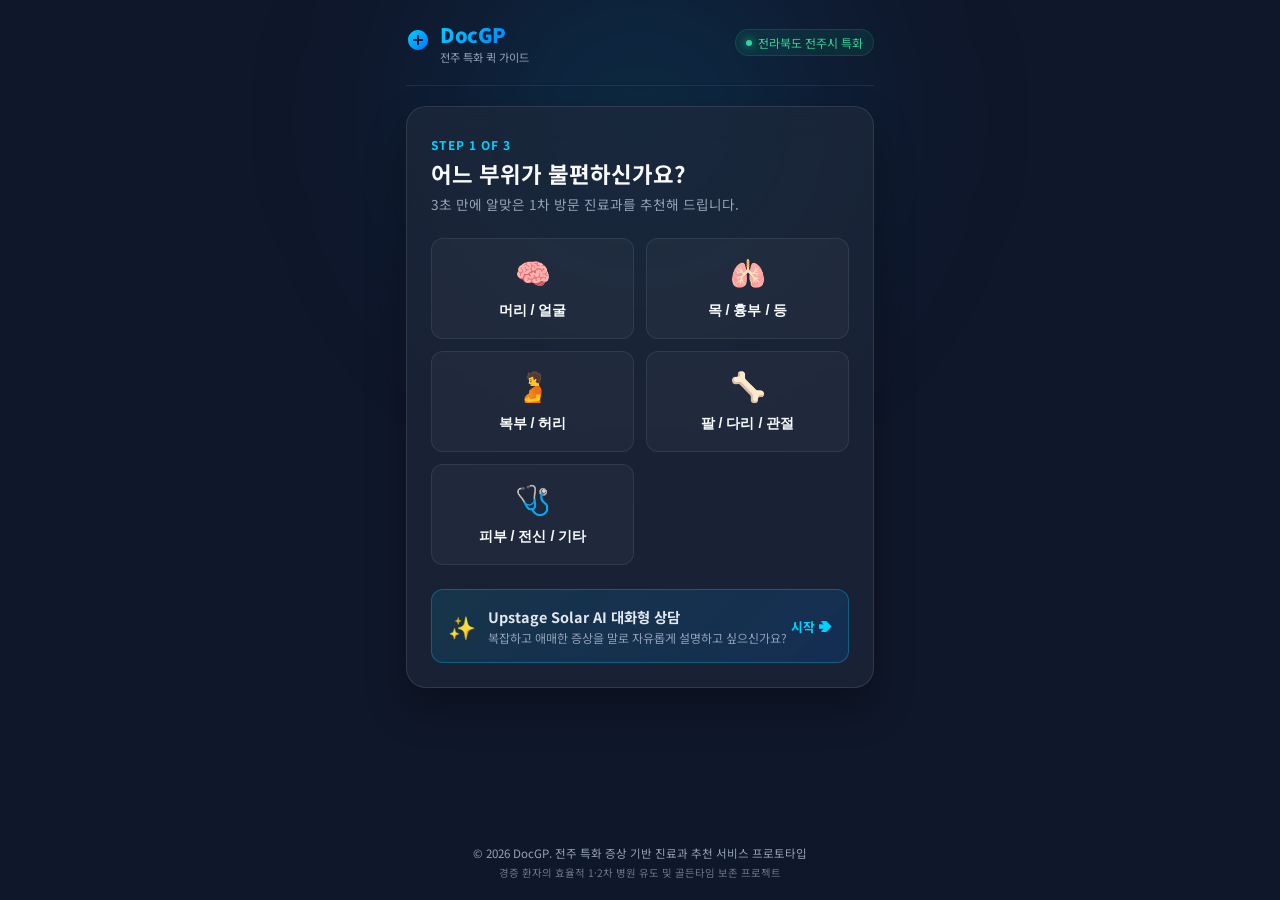
<file: index.html>
<!DOCTYPE html>
<html lang="ko">
<head>
    <meta charset="UTF-8">
    <meta name="viewport" content="width=device-width, initial-scale=1.0">
    <title>DocGP | 전주 특화 증상 기반 1차 진료과 추천 서비스</title>
    <!-- Google Fonts: Inter & Noto Sans KR -->
    <link rel="preconnect" href="https://fonts.googleapis.com">
    <link rel="preconnect" href="https://fonts.gstatic.com" crossorigin>
    <link href="https://fonts.googleapis.com/css2?family=Inter:wght@400;500;600;700;800&family=Noto+Sans+KR:wght@300;400;500;700;900&display=swap" rel="stylesheet">
    <link rel="stylesheet" href="style.css">
</head>
<body>
    <!-- Background Decor -->
    <div class="bg-gradient-glow"></div>

    <div class="app-container">
        <!-- Header Nav -->
        <header class="navbar">
            <div class="brand">
                <div class="brand-icon">
                    <svg width="24" height="24" viewBox="0 0 24 24" fill="none" xmlns="http://www.w3.org/2000/svg">
                        <path d="M12 2C6.48 2 2 6.48 2 12C2 17.52 6.48 22 12 22C17.52 22 22 17.52 22 12C22 6.48 17.52 2 12 2ZM13 17H11V13H7V11H11V7H13V11H17V13H13V17Z" fill="url(#brand-grad)"/>
                        <defs>
                            <linearGradient id="brand-grad" x1="2" y1="2" x2="22" y2="22" gradientUnits="userSpaceOnUse">
                                <stop stop-color="#00D2FF"/>
                                <stop offset="1" stop-color="#0072FF"/>
                            </linearGradient>
                        </defs>
                    </svg>
                </div>
                <div class="brand-text">
                    <span class="brand-name">DocGP</span>
                    <span class="brand-tag">전주 특화 퀵 가이드</span>
                </div>
            </div>
            <div class="location-badge">
                <span class="dot"></span> 전라북도 전주시 특화
            </div>
        </header>

        <!-- Main Content Area -->
        <main class="main-content">

            <!-- STEP 1: Body Part & Key Symptom Selection -->
            <section id="step-1" class="step-card active">
                <div class="step-header">
                    <span class="step-badge">Step 1 of 3</span>
                    <h2>어느 부위가 불편하신가요?</h2>
                    <p class="step-sub">3초 만에 알맞은 1차 방문 진료과를 추천해 드립니다.</p>
                </div>

                <div class="body-parts-grid">
                    <button class="body-btn" data-part="head">
                        <div class="icon-box">🧠</div>
                        <span>머리 / 얼굴</span>
                    </button>
                    <button class="body-btn" data-part="chest">
                        <div class="icon-box">🫁</div>
                        <span>목 / 흉부 / 등</span>
                    </button>
                    <button class="body-btn" data-part="abdomen">
                        <div class="icon-box">🫄</div>
                        <span>복부 / 허리</span>
                    </button>
                    <button class="body-btn" data-part="limbs">
                        <div class="icon-box">🦴</div>
                        <span>팔 / 다리 / 관절</span>
                    </button>
                    <button class="body-btn" data-part="skin">
                        <div class="icon-box">🩺</div>
                        <span>피부 / 전신 / 기타</span>
                    </button>
                </div>

                <!-- Upstage Solar Chat Modal Trigger Banner -->
                <div class="ai-assistant-banner" id="open-ai-modal">
                    <div class="ai-banner-content">
                        <span class="sparkle-icon">✨</span>
                        <div>
                            <strong>Upstage Solar AI 대화형 상담</strong>
                            <p>복잡하고 애매한 증상을 말로 자유롭게 설명하고 싶으신가요?</p>
                        </div>
                    </div>
                    <span class="arrow-btn">시작 ➔</span>
                </div>
            </section>

            <!-- STEP 2: Detailed Questions (Dynamic Rule-Based) -->
            <section id="step-2" class="step-card">
                <div class="step-header">
                    <button class="back-btn" id="back-to-step-1">← 이전</button>
                    <span class="step-badge">Step 2 of 3</span>
                    <h2 id="q-title">세부 증상을 선택해 주세요</h2>
                    <p class="step-sub" id="q-sub">해당하는 구체적 증상을 선택하면 더욱 정확해집니다.</p>
                </div>

                <div class="symptom-options" id="symptom-options-container">
                    <!-- Dynamic rendering via JS -->
                </div>
            </section>

            <!-- STEP 3: Sub-question (Duration & Intensity) -->
            <section id="step-3" class="step-card">
                <div class="step-header">
                    <button class="back-btn" id="back-to-step-2">← 이전</button>
                    <span class="step-badge">Step 3 of 3</span>
                    <h2>증상 특징 확인</h2>
                    <p class="step-sub">증상의 지속 시간 및 양상을 확인합니다.</p>
                </div>

                <div class="sub-q-container">
                    <div class="q-group">
                        <label>통증/증상이 언제부터 시작되었나요?</label>
                        <div class="chip-group" id="duration-chips">
                            <button class="chip" data-val="acute">오늘 갑자기 (24시간 이내)</button>
                            <button class="chip" data-val="subacute">며칠 전부터 (1주일 이내)</button>
                            <button class="chip active" data-val="chronic">오래됨 (1개월 이상 만성)</button>
                        </div>
                    </div>

                    <div class="q-group">
                        <label>동반되는 심각한 증상이 있나요? (중복 선택)</label>
                        <div class="chip-group multi" id="redflag-chips">
                            <button class="chip" data-val="fever">고열 (38℃ 이상)</button>
                            <button class="chip" data-val="numb">감각 마비 / 신경 통증</button>
                            <button class="chip" data-val="dizzy">극심한 어지럼증</button>
                            <button class="chip" data-val="none">해당 없음</button>
                        </div>
                    </div>
                </div>

                <button class="submit-btn" id="get-result-btn">
                    <span>최적 진료과 추천 결과 보기</span>
                    <span class="sparkle">🚀</span>
                </button>
            </section>

            <!-- RESULT SECTION -->
            <section id="result-section" class="step-card">
                <div class="result-header">
                    <div class="speed-badge">⚡ 3초 분석 완료</div>
                    <h2 class="result-title">추천 1차 방문 진료과</h2>
                    <div class="dept-card" id="recommended-dept">
                        <h1 id="dept-name">정형외과</h1>
                        <span id="dept-type-tag" class="dept-tag">1차 의원 및 2차 병원 권장</span>
                        <p id="dept-reason" class="dept-desc">허리 및 관절 부위 신계통 통증과 근육통이 의심됩니다.</p>
                    </div>
                </div>

                <!-- Notice / Legal Disclaimer -->
                <div class="legal-notice">
                    <span class="icon">ℹ️</span>
                    <p>본 서비스는 질병 진단이 아닌 1차 방문 진료과 네비게이션 가이드입니다. 응급 상황 시 즉시 119 또는 응급실을 방문하세요.</p>
                </div>

                <!-- Jeonju Local Recommended Hospitals -->
                <div class="local-hospitals-section">
                    <div class="section-title-wrap">
                        <h3>🏥 전주 지역 추천 병원 네트워크</h3>
                        <span class="sub-text">위치 및 진료 시간 정보</span>
                    </div>

                    <div class="hospital-list" id="hospital-list">
                        <!-- Dynamic Hosp Cards -->
                    </div>
                </div>

                <!-- Sponsored Partner Banner (Revenue Model) -->
                <div class="ad-partner-banner">
                    <span class="ad-tag">제휴 로컬 병원</span>
                    <div class="ad-content">
                        <strong id="ad-hosp-name">전주 신시가지 굿모닝 의원</strong>
                        <p id="ad-hosp-desc">야간 진료 가능 • 전문 진료 및 도수치료 센터 운영</p>
                    </div>
                    <button class="ad-call-btn">전화 문의</button>
                </div>

                <button class="restart-btn" id="restart-btn">🔄 다시 진단하기</button>
            </section>

        </main>

        <!-- Upstage Solar AI Modal Dialog -->
        <div class="modal-overlay" id="ai-modal">
            <div class="modal-card">
                <div class="modal-header">
                    <div class="modal-title">
                        <span class="ai-badge">Upstage Solar LLM</span>
                        <h3>DocGP AI 증상 대화 상담</h3>
                    </div>
                    <button class="close-modal" id="close-ai-modal">&times;</button>
                </div>
                
                <div class="api-key-config">
                    <input type="password" id="upstage-key-input" placeholder="Upstage API Key 입력 (선택: up_...)" />
                    <span class="key-hint">미입력 시 데모 모드로 작동합니다.</span>
                </div>

                <div class="chat-box" id="chat-box">
                    <div class="chat-msg bot">
                        안녕하세요! DocGP AI 상담실입니다. 현재 어떤 신체 증상으로 불편하신가요? 구체적으로 말씀해 주시면 적절한 진료과를 추천해 드릴게요.
                    </div>
                </div>

                <div class="chat-input-area">
                    <input type="text" id="chat-input" placeholder="예: 3일 전부터 오른쪽 뒷머리가 찌릿하게 아파요" />
                    <button id="send-chat-btn">전송</button>
                </div>
            </div>
        </div>

        <!-- Footer -->
        <footer class="footer">
            <p>© 2026 DocGP. 전주 특화 증상 기반 진료과 추천 서비스 프로토타입</p>
            <p class="small">경증 환자의 효율적 1·2차 병원 유도 및 골든타임 보존 프로젝트</p>
        </footer>
    </div>

    <script src="app.js"></script>
</body>
</html>
</file>
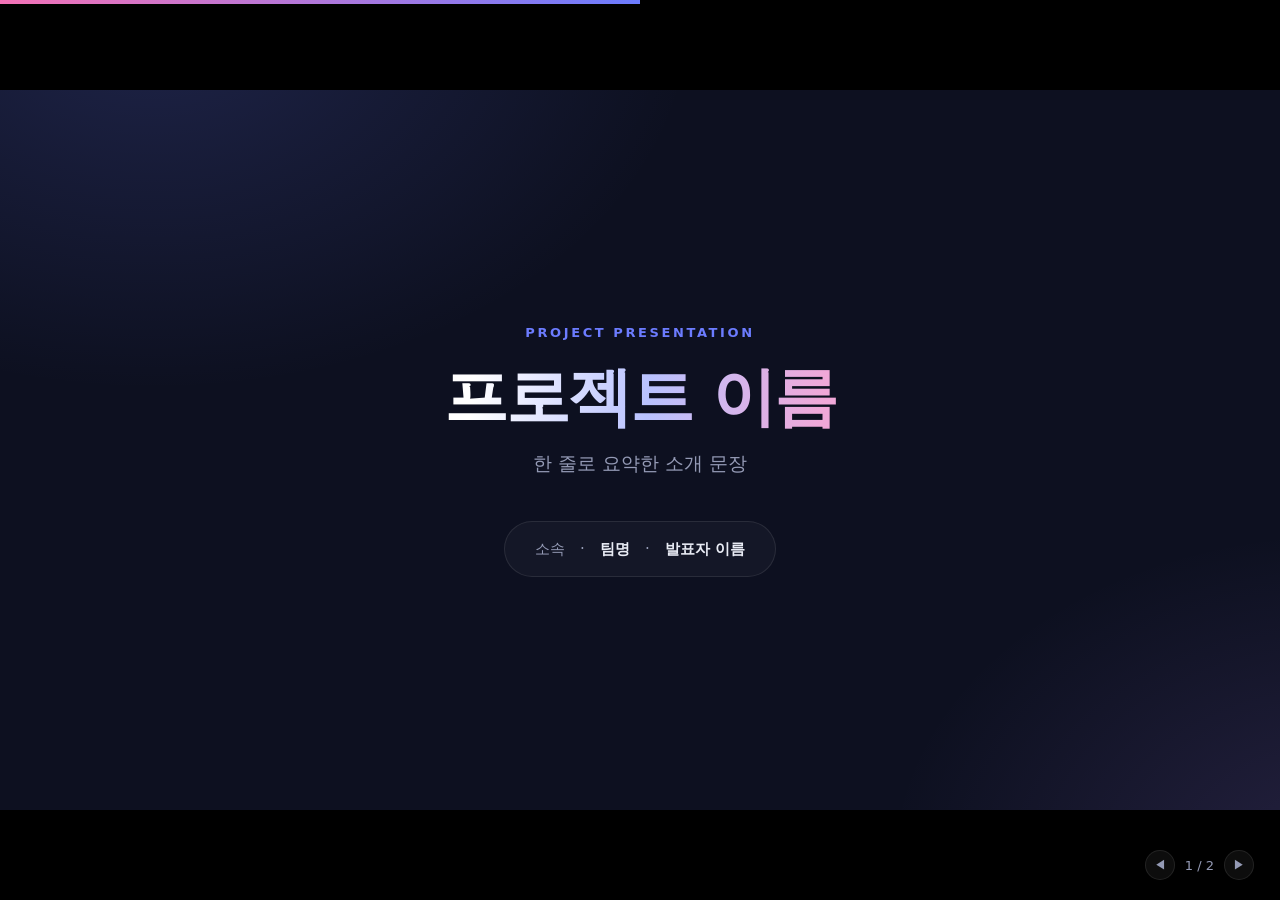
<file: skills/presentation-slide/template.html>
<!DOCTYPE html>
<html lang="ko">
<head>
<meta charset="utf-8">
<title>발표자료</title>
<style>
/* ═══════════════════════════════════════════════════════════════
   1. 디자인 토큰 — 색/폰트를 바꾸려면 여기만 고치면 된다
   ═══════════════════════════════════════════════════════════════ */
:root {
  --w: 1280px;
  --h: 720px;

  --bg:        #0d1020;
  --bg-glow-1: rgba(108, 124, 255, 0.18);
  --bg-glow-2: rgba(179, 136, 255, 0.14);

  --fg:        #e9ecf5;
  --fg-dim:    #949ab5;
  --fg-faint:  #5d6480;

  --a1: #6c7cff;
  --a2: #22d3ee;
  --a3: #f472b6;
  --a4: #4ade80;
  --a5: #fbbf24;

  --card-bg:     rgba(255, 255, 255, 0.035);
  --card-border: rgba(255, 255, 255, 0.09);
  --radius: 14px;

  --font: "Pretendard", "Apple SD Gothic Neo", "Malgun Gothic", "맑은 고딕",
          system-ui, -apple-system, "Segoe UI", sans-serif;
}

/* ═══════════════════════════════════════════════════════════════
   2. 무대 — 1280×720 고정 후 화면 크기에 맞춰 축소
   ═══════════════════════════════════════════════════════════════ */
* { box-sizing: border-box; margin: 0; padding: 0; }
html, body { height: 100%; background: #000; font-family: var(--font); overflow: hidden; }

#stage {
  position: absolute; top: 50%; left: 50%;
  width: var(--w); height: var(--h);
  transform: translate(-50%, -50%) scale(var(--fit, 1));
  transform-origin: center center;
}

.slide {
  position: absolute; inset: 0;
  display: none; flex-direction: column;
  padding: 52px 62px;
  background:
    radial-gradient(900px 620px at 12% -10%, var(--bg-glow-1), transparent 60%),
    radial-gradient(760px 560px at 105% 108%, var(--bg-glow-2), transparent 60%),
    var(--bg);
  color: var(--fg); font-size: 17px; line-height: 1.6; overflow: hidden;
}
.slide.active { display: flex; }

#progress {
  position: absolute; top: 0; left: 0; height: 4px;
  background: linear-gradient(90deg, var(--a3), var(--a1));
  transition: width .25s ease; z-index: 20;
}

#nav {
  position: absolute; right: 26px; bottom: 20px;
  display: flex; align-items: center; gap: 10px;
  color: var(--fg-dim); font-size: 13px; z-index: 20;
}
#nav button {
  width: 30px; height: 30px; border-radius: 50%;
  border: 1px solid var(--card-border); background: rgba(255,255,255,.05);
  color: var(--fg-dim); cursor: pointer; font-size: 12px;
}
#nav button:hover { background: rgba(255,255,255,.12); color: var(--fg); }

.notes { display: none; }

/* ═══════════════════════════════════════════════════════════════
   3. 머리말
   ═══════════════════════════════════════════════════════════════ */
.slide > header { margin-bottom: 24px; flex: none; }
.slide > header .num {
  font-size: 12px; font-weight: 700; letter-spacing: .16em; color: var(--a1); margin-bottom: 6px;
}
.slide > header h2 {
  font-size: 33px; font-weight: 800; letter-spacing: -.02em;
  display: flex; align-items: baseline; gap: 12px;
}
.slide > header h2 .en { font-size: 18px; font-weight: 600; color: var(--fg-faint); letter-spacing: 0; }
.slide > header .sub { margin-top: 6px; font-size: 15px; color: var(--fg-dim); }
.slide > header hr {
  margin-top: 14px; border: 0; height: 1px;
  background: linear-gradient(90deg, var(--card-border), transparent);
}

.body { flex: 1; display: flex; flex-direction: column; justify-content: center; min-height: 0; }

/* ═══════════════════════════════════════════════════════════════
   4. 부품
   ═══════════════════════════════════════════════════════════════ */
.grid { display: grid; gap: 16px; }
.grid.cols-2 { grid-template-columns: repeat(2, 1fr); }
.grid.cols-3 { grid-template-columns: repeat(3, 1fr); }
.grid.cols-4 { grid-template-columns: repeat(4, 1fr); }

.card {
  position: relative; overflow: hidden; padding: 20px 22px;
  background: var(--card-bg); border: 1px solid var(--card-border); border-radius: var(--radius);
}
.card[class*="accent-"]::before { content:""; position:absolute; top:0; left:0; right:0; height:2px; }
.card.accent-1::before { background: linear-gradient(90deg, var(--a1), transparent); }
.card.accent-2::before { background: linear-gradient(90deg, var(--a2), transparent); }
.card.accent-3::before { background: linear-gradient(90deg, var(--a3), transparent); }
.card.accent-4::before { background: linear-gradient(90deg, var(--a4), transparent); }
.card.accent-5::before { background: linear-gradient(90deg, var(--a5), transparent); }

.card h3 { font-size: 17px; font-weight: 700; margin-bottom: 9px; display:flex; align-items:center; gap:8px; }
.card p  { font-size: 14px; color: var(--fg-dim); }
.card ul { list-style: none; }
.card li { font-size: 13.5px; color: var(--fg-dim); padding-left: 15px; position: relative; margin-top: 6px; }
.card li::before {
  content:""; position:absolute; left:0; top:8px; width:5px; height:5px; border-radius:50%; background: var(--a1);
}
.card li.check::before { content:"✓"; width:auto; height:auto; background:none; color: var(--a4); font-size:12px; top:0; }

.pill {
  display:inline-block; padding: 4px 12px; border-radius: 999px;
  font-size: 11.5px; font-weight: 700; letter-spacing: .04em;
  background: rgba(108,124,255,.16); color:#aab4ff; border:1px solid rgba(108,124,255,.3);
  margin-bottom: 12px;
}
.pill.warn { background: rgba(244,114,182,.14); color:#ffa8d2; border-color: rgba(244,114,182,.3); }
.pill.ok   { background: rgba(74,222,128,.13);  color:#86efac; border-color: rgba(74,222,128,.3); }

.panel {
  padding: 26px 30px; background: var(--card-bg);
  border: 1px solid var(--card-border); border-left: 3px solid var(--a3); border-radius: var(--radius);
}
.panel.ok { border-left-color: var(--a4); }
.panel.info { border-left-color: var(--a1); }
.panel .headline { font-size: 25px; font-weight: 800; line-height: 1.42; margin-bottom: 14px; }
.panel .headline em { font-style: normal; color: var(--a1); }
.panel .lines { list-style: none; }
.panel .lines li { font-size: 14px; color: var(--fg-dim); margin-top: 7px; padding-left: 15px; position: relative; }
.panel .lines li::before {
  content:""; position:absolute; left:0; top:8px; width:5px; height:5px; border-radius:50%; background: var(--a3);
}
.panel .lines b { color: var(--fg); }

.split { display: grid; grid-template-columns: 1fr 1fr; gap: 30px; align-items: center; flex: 1; min-height: 0; }
.split.wide-right { grid-template-columns: .85fr 1.15fr; }
.split img { width: 100%; height: auto; max-height: 450px; object-fit: contain; border-radius: 10px; }

.figure { flex: 1; display: flex; align-items: center; justify-content: center; min-height: 0; }
.figure img { max-width: 100%; max-height: 100%; object-fit: contain; border-radius: 10px; }
.caption { margin-top: 10px; text-align: center; font-size: 12.5px; color: var(--fg-faint); }

.placeholder {
  width: 100%; height: 100%; min-height: 240px;
  display: flex; align-items: center; justify-content: center;
  border: 1px dashed var(--card-border); border-radius: 12px; color: var(--fg-faint); font-size: 14px;
}

.steps { list-style: none; }
.steps li { display: flex; gap: 12px; align-items: flex-start; margin-top: 12px; font-size: 14.5px; }
.steps .n {
  flex: none; width: 23px; height: 23px; border-radius: 7px;
  background: rgba(108,124,255,.18); color: #aab4ff; font-size: 12px; font-weight: 700;
  display: flex; align-items: center; justify-content: center;
}
.steps b { color: var(--fg); }
.steps span { color: var(--fg-dim); }

/* 로드맵 타임라인 */
.timeline { display: grid; grid-template-columns: repeat(3, 1fr); gap: 16px; position: relative; }
.timeline .phase {
  padding: 20px 22px; background: var(--card-bg);
  border: 1px solid var(--card-border); border-radius: var(--radius); border-top: 2px solid var(--a1);
}
.timeline .phase:nth-child(2) { border-top-color: var(--a2); }
.timeline .phase:nth-child(3) { border-top-color: var(--a4); }
.timeline .when { font-size: 12px; font-weight: 700; letter-spacing: .08em; color: var(--a1); }
.timeline .phase:nth-child(2) .when { color: var(--a2); }
.timeline .phase:nth-child(3) .when { color: var(--a4); }
.timeline h3 { font-size: 16px; font-weight: 700; margin: 6px 0 10px; }
.timeline ul { list-style: none; }
.timeline li { font-size: 13px; color: var(--fg-dim); margin-top: 6px; padding-left: 14px; position: relative; }
.timeline li::before { content:"—"; position:absolute; left:0; color: var(--fg-faint); }

/* ═══════════════════════════════════════════════════════════════
   5. 표지 / 마무리
   ═══════════════════════════════════════════════════════════════ */
.slide.cover, .slide.closing { align-items: center; justify-content: center; text-align: center; }
.cover .eyebrow { font-size: 13px; font-weight: 700; letter-spacing: .2em; color: var(--a1); margin-bottom: 16px; }
.cover h1 {
  font-size: 64px; font-weight: 800; letter-spacing: -.03em; line-height: 1.16;
  background: linear-gradient(96deg, #ffffff 8%, #b9c2ff 52%, #f0a8d8 96%);
  -webkit-background-clip: text; background-clip: text; color: transparent;
}
.cover .tagline { margin-top: 14px; font-size: 19px; color: var(--fg-dim); }
.cover .meta {
  margin-top: 42px; padding: 15px 30px; border: 1px solid var(--card-border);
  border-radius: 999px; background: rgba(255,255,255,.03); font-size: 15px; color: var(--fg-dim);
}
.cover .meta b { color: var(--fg); }

.closing .quote { font-size: 40px; font-weight: 800; line-height: 1.42; }
.closing .quote em { font-style: normal; color: var(--a1); }
.closing .after { margin-top: 24px; font-size: 16px; color: var(--fg-dim); }
.closing .thanks { margin-top: 38px; font-size: 20px; font-weight: 700; }

/* ═══════════════════════════════════════════════════════════════
   6. 내보내기 / 인쇄 모드
   ═══════════════════════════════════════════════════════════════ */
body.export #stage { top: 0; left: 0; transform: none; }
body.export #nav, body.export #progress { display: none; }

@media print {
  @page { size: 1280px 720px; margin: 0; }
  html, body { overflow: visible; background: #fff; }
  #stage { position: static; transform: none; width: var(--w); height: auto; }
  #nav, #progress { display: none; }
  .slide {
    position: relative; display: flex !important;
    width: var(--w); height: var(--h);
    break-after: page; page-break-after: always;
  }
  .slide:last-child { break-after: auto; page-break-after: auto; }
}
</style>
</head>
<body>

<div id="progress"></div>
<div id="stage">

  <!-- 표지 -->
  <section class="slide cover">
    <div class="eyebrow">PROJECT PRESENTATION</div>
    <h1>프로젝트 이름</h1>
    <div class="tagline">한 줄로 요약한 소개 문장</div>
    <div class="meta">소속　·　<b>팀명</b>　·　<b>발표자 이름</b></div>
    <aside class="notes">
      발표자 노트. 여기 적은 내용은 화면에 안 보이고 PPTX의 '발표자 노트'로 들어간다.
    </aside>
  </section>

  <!-- 내용 슬라이드 — 이 한 장을 복사해서 늘려나간다 -->
  <section class="slide">
    <header>
      <div class="num">01</div>
      <h2>슬라이드 제목 <span class="en">Section Title</span></h2>
      <div class="sub">한 줄 부제</div>
      <hr>
    </header>
    <div class="grid cols-3">
      <div class="card accent-1">
        <h3>카드 제목</h3>
        <p>두 줄을 넘기지 않는다.</p>
      </div>
      <div class="card accent-2">
        <h3>카드 제목</h3>
        <p>한 슬라이드에 카드는 4개까지.</p>
      </div>
      <div class="card accent-3">
        <h3>카드 제목</h3>
        <p>넘칠 것 같으면 슬라이드를 한 장 더 만든다.</p>
      </div>
    </div>
    <aside class="notes">
      쓸 수 있는 부품은 references/slide-parts.md 참고.
    </aside>
  </section>
</div>

<div id="nav">
  <button id="prev" aria-label="이전 슬라이드">◀</button>
  <span id="counter">1 / 1</span>
  <button id="next" aria-label="다음 슬라이드">▶</button>
</div>

<script>
(function () {
  const slides = [...document.querySelectorAll('.slide')];
  const params = new URLSearchParams(location.search);
  const exportMode = params.has('export');
  let cur = 0;

  function show(i) {
    cur = Math.max(0, Math.min(slides.length - 1, i));
    slides.forEach((s, n) => s.classList.toggle('active', n === cur));
    document.getElementById('counter').textContent = (cur + 1) + ' / ' + slides.length;
    document.getElementById('progress').style.width = ((cur + 1) / slides.length * 100) + '%';
  }

  function fit() {
    if (exportMode) return;
    document.documentElement.style.setProperty('--fit', Math.min(innerWidth / 1280, innerHeight / 720));
  }

  addEventListener('resize', fit);
  addEventListener('keydown', e => {
    if (['ArrowRight', 'PageDown', ' '].includes(e.key)) { show(cur + 1); e.preventDefault(); }
    if (['ArrowLeft', 'PageUp'].includes(e.key))         { show(cur - 1); e.preventDefault(); }
    if (e.key === 'Home') show(0);
    if (e.key === 'End')  show(slides.length - 1);
  });
  document.getElementById('prev').onclick = () => show(cur - 1);
  document.getElementById('next').onclick = () => show(cur + 1);

  if (exportMode) document.body.classList.add('export');
  fit();
  show(parseInt(params.get('slide') || '1', 10) - 1);

  window.__count = slides.length;
  window.__goto  = show;
  window.__notes = i => (slides[i].querySelector('.notes')?.textContent || '').trim();
})();
</script>
</body>
</html>
</file>
<file: style.css>
:root {
    --primary: #0072FF;
    --primary-glow: #00D2FF;
    --accent: #10B981;
    --bg-dark: #0F172A;
    --card-bg: rgba(30, 41, 59, 0.7);
    --card-border: rgba(255, 255, 255, 0.1);
    --text-main: #F8FAFC;
    --text-muted: #94A3B8;
    --radius-lg: 20px;
    --radius-md: 12px;
    --font-family: 'Noto Sans KR', 'Inter', -apple-system, sans-serif;
}

* {
    box-sizing: border-box;
    margin: 0;
    padding: 0;
}

body {
    background-color: var(--bg-dark);
    color: var(--text-main);
    font-family: var(--font-family);
    min-height: 100vh;
    display: flex;
    justify-content: center;
    align-items: flex-start;
    overflow-x: hidden;
    position: relative;
}

/* Background Glow Effects */
.bg-gradient-glow {
    position: fixed;
    top: -20%;
    left: 50%;
    transform: translateX(-50%);
    width: 600px;
    height: 600px;
    background: radial-gradient(circle, rgba(0, 210, 255, 0.15) 0%, rgba(0, 114, 255, 0.05) 50%, transparent 70%);
    filter: blur(80px);
    pointer-events: none;
    z-index: 0;
}

.app-container {
    width: 100%;
    max-width: 500px;
    min-height: 100vh;
    display: flex;
    flex-direction: column;
    position: relative;
    z-index: 1;
    padding: 0 16px;
}

/* Header */
.navbar {
    display: flex;
    justify-content: space-between;
    align-items: center;
    padding: 20px 0;
    border-bottom: 1px solid rgba(255, 255, 255, 0.08);
}

.brand {
    display: flex;
    align-items: center;
    gap: 10px;
}

.brand-text {
    display: flex;
    flex-direction: column;
}

.brand-name {
    font-weight: 900;
    font-size: 1.25rem;
    letter-spacing: -0.5px;
    background: linear-gradient(135deg, #00D2FF 0%, #0072FF 100%);
    -webkit-background-clip: text;
    -webkit-text-fill-color: transparent;
}

.brand-tag {
    font-size: 0.7rem;
    color: var(--text-muted);
}

.location-badge {
    font-size: 0.75rem;
    background: rgba(16, 185, 129, 0.1);
    color: #34D399;
    border: 1px solid rgba(16, 185, 129, 0.2);
    padding: 4px 10px;
    border-radius: 20px;
    display: flex;
    align-items: center;
    gap: 6px;
}

.location-badge .dot {
    width: 6px;
    height: 6px;
    border-radius: 50%;
    background-color: #34D399;
    box-shadow: 0 0 8px #34D399;
}

/* Step Card Base */
.main-content {
    flex: 1;
    margin-top: 20px;
    margin-bottom: 30px;
}

.step-card {
    display: none;
    background: var(--card-bg);
    backdrop-filter: blur(16px);
    border: 1px solid var(--card-border);
    border-radius: var(--radius-lg);
    padding: 24px;
    box-shadow: 0 20px 40px rgba(0, 0, 0, 0.3);
    animation: fadeIn 0.3s cubic-bezier(0.16, 1, 0.3, 1) forwards;
}

.step-card.active {
    display: block;
}

@keyframes fadeIn {
    from { opacity: 0; transform: translateY(12px); }
    to { opacity: 1; transform: translateY(0); }
}

.step-header {
    margin-bottom: 24px;
    position: relative;
}

.back-btn {
    background: none;
    border: none;
    color: var(--text-muted);
    font-size: 0.85rem;
    cursor: pointer;
    margin-bottom: 10px;
    padding: 0;
    transition: color 0.2s;
}

.back-btn:hover {
    color: var(--text-main);
}

.step-badge {
    display: inline-block;
    font-size: 0.75rem;
    font-weight: 700;
    color: var(--primary-glow);
    text-transform: uppercase;
    letter-spacing: 1px;
    margin-bottom: 6px;
}

.step-header h2 {
    font-size: 1.4rem;
    font-weight: 700;
    line-height: 1.3;
}

.step-sub {
    font-size: 0.85rem;
    color: var(--text-muted);
    margin-top: 6px;
}

/* Step 1: Body Part Grid */
.body-parts-grid {
    display: grid;
    grid-template-columns: repeat(2, 1fr);
    gap: 12px;
}

.body-btn {
    background: rgba(255, 255, 255, 0.03);
    border: 1px solid rgba(255, 255, 255, 0.08);
    border-radius: var(--radius-md);
    padding: 18px 12px;
    display: flex;
    flex-direction: column;
    align-items: center;
    gap: 10px;
    color: var(--text-main);
    font-size: 0.9rem;
    font-weight: 600;
    cursor: pointer;
    transition: all 0.2s ease;
}

.body-btn .icon-box {
    font-size: 1.8rem;
}

.body-btn:hover {
    background: rgba(0, 114, 255, 0.15);
    border-color: var(--primary-glow);
    transform: translateY(-2px);
    box-shadow: 0 8px 20px rgba(0, 114, 255, 0.2);
}

/* Upstage AI Banner */
.ai-assistant-banner {
    margin-top: 24px;
    background: linear-gradient(135deg, rgba(0, 210, 255, 0.1) 0%, rgba(0, 114, 255, 0.15) 100%);
    border: 1px solid rgba(0, 210, 255, 0.3);
    border-radius: var(--radius-md);
    padding: 16px;
    display: flex;
    align-items: center;
    justify-content: space-between;
    cursor: pointer;
    transition: all 0.2s;
}

.ai-assistant-banner:hover {
    border-color: var(--primary-glow);
    box-shadow: 0 4px 16px rgba(0, 210, 255, 0.2);
}

.ai-banner-content {
    display: flex;
    align-items: center;
    gap: 12px;
}

.ai-banner-content .sparkle-icon {
    font-size: 1.4rem;
}

.ai-banner-content strong {
    font-size: 0.9rem;
    color: #E2E8F0;
    display: block;
}

.ai-banner-content p {
    font-size: 0.75rem;
    color: var(--text-muted);
    margin-top: 2px;
}

.arrow-btn {
    font-size: 0.8rem;
    font-weight: 700;
    color: var(--primary-glow);
    white-space: nowrap;
}

/* Step 2: Symptom Options */
.symptom-options {
    display: flex;
    flex-direction: column;
    gap: 10px;
}

.opt-btn {
    background: rgba(255, 255, 255, 0.04);
    border: 1px solid rgba(255, 255, 255, 0.08);
    border-radius: var(--radius-md);
    padding: 14px 16px;
    text-align: left;
    color: var(--text-main);
    font-size: 0.9rem;
    cursor: pointer;
    display: flex;
    align-items: center;
    justify-content: space-between;
    transition: all 0.2s;
}

.opt-btn:hover {
    background: rgba(0, 114, 255, 0.12);
    border-color: var(--primary-glow);
}

/* Step 3: Question Groups */
.sub-q-container {
    display: flex;
    flex-direction: column;
    gap: 20px;
}

.q-group label {
    display: block;
    font-size: 0.85rem;
    color: var(--text-muted);
    margin-bottom: 10px;
}

.chip-group {
    display: flex;
    flex-wrap: wrap;
    gap: 8px;
}

.chip {
    background: rgba(255, 255, 255, 0.05);
    border: 1px solid rgba(255, 255, 255, 0.1);
    color: var(--text-main);
    padding: 8px 14px;
    border-radius: 20px;
    font-size: 0.8rem;
    cursor: pointer;
    transition: all 0.2s;
}

.chip.active {
    background: var(--primary);
    border-color: var(--primary-glow);
    color: #FFF;
    font-weight: 600;
    box-shadow: 0 0 12px rgba(0, 114, 255, 0.4);
}

.submit-btn {
    margin-top: 24px;
    width: 100%;
    background: linear-gradient(135deg, #0072FF 0%, #00D2FF 100%);
    color: #FFF;
    font-weight: 700;
    font-size: 1rem;
    border: none;
    border-radius: var(--radius-md);
    padding: 16px;
    cursor: pointer;
    display: flex;
    align-items: center;
    justify-content: center;
    gap: 8px;
    box-shadow: 0 8px 24px rgba(0, 114, 255, 0.35);
    transition: all 0.2s;
}

.submit-btn:hover {
    opacity: 0.95;
    transform: translateY(-1px);
}

/* Result Section */
.speed-badge {
    display: inline-block;
    background: rgba(16, 185, 129, 0.15);
    color: #34D399;
    border: 1px solid rgba(16, 185, 129, 0.3);
    font-size: 0.75rem;
    font-weight: 700;
    padding: 4px 10px;
    border-radius: 12px;
    margin-bottom: 8px;
}

.result-title {
    font-size: 1.1rem;
    color: var(--text-muted);
}

.dept-card {
    background: linear-gradient(135deg, rgba(0, 114, 255, 0.15) 0%, rgba(16, 185, 129, 0.15) 100%);
    border: 1px solid rgba(0, 210, 255, 0.4);
    border-radius: var(--radius-md);
    padding: 20px;
    margin-top: 12px;
    text-align: center;
}

.dept-card h1 {
    font-size: 2.2rem;
    color: #FFF;
    margin-bottom: 6px;
}

.dept-tag {
    display: inline-block;
    background: rgba(255, 255, 255, 0.1);
    font-size: 0.75rem;
    color: #E2E8F0;
    padding: 4px 12px;
    border-radius: 20px;
    margin-bottom: 12px;
}

.dept-desc {
    font-size: 0.85rem;
    color: #CBD5E1;
    line-height: 1.5;
}

.legal-notice {
    margin-top: 16px;
    background: rgba(245, 158, 11, 0.1);
    border: 1px solid rgba(245, 158, 11, 0.2);
    border-radius: var(--radius-md);
    padding: 12px 14px;
    display: flex;
    gap: 10px;
    font-size: 0.75rem;
    color: #FCD34D;
    line-height: 1.4;
}

.local-hospitals-section {
    margin-top: 24px;
}

.section-title-wrap h3 {
    font-size: 1rem;
    font-weight: 700;
}

.section-title-wrap .sub-text {
    font-size: 0.75rem;
    color: var(--text-muted);
    display: block;
    margin-bottom: 12px;
}

.hospital-list {
    display: flex;
    flex-direction: column;
    gap: 12px;
}

.hosp-item {
    background: rgba(255, 255, 255, 0.03);
    border: 1px solid rgba(255, 255, 255, 0.06);
    border-radius: var(--radius-md);
    padding: 14px;
    display: flex;
    flex-direction: column;
    gap: 4px;
}

.hosp-name-row {
    display: flex;
    justify-content: space-between;
    align-items: center;
}

.hosp-name {
    font-weight: 700;
    font-size: 0.95rem;
    color: #FFF;
}

.hosp-dist {
    font-size: 0.75rem;
    color: var(--primary-glow);
}

.hosp-detail {
    font-size: 0.78rem;
    color: var(--text-muted);
}

/* Ad Banner */
.ad-partner-banner {
    margin-top: 24px;
    background: rgba(16, 185, 129, 0.05);
    border: 1px dashed rgba(16, 185, 129, 0.3);
    border-radius: var(--radius-md);
    padding: 14px;
    position: relative;
    display: flex;
    align-items: center;
    justify-content: space-between;
}

.ad-tag {
    position: absolute;
    top: -9px;
    left: 12px;
    background: #10B981;
    color: #000;
    font-size: 0.65rem;
    font-weight: 800;
    padding: 2px 6px;
    border-radius: 4px;
}

.ad-content strong {
    font-size: 0.85rem;
    color: #FFF;
}

.ad-content p {
    font-size: 0.72rem;
    color: var(--text-muted);
}

.ad-call-btn {
    background: rgba(16, 185, 129, 0.2);
    border: 1px solid #10B981;
    color: #34D399;
    padding: 6px 12px;
    border-radius: 8px;
    font-size: 0.75rem;
    cursor: pointer;
    font-weight: 600;
}

.restart-btn {
    width: 100%;
    margin-top: 20px;
    background: rgba(255, 255, 255, 0.06);
    border: 1px solid rgba(255, 255, 255, 0.12);
    color: var(--text-main);
    padding: 14px;
    border-radius: var(--radius-md);
    font-size: 0.9rem;
    cursor: pointer;
    transition: background 0.2s;
}

.restart-btn:hover {
    background: rgba(255, 255, 255, 0.1);
}

/* Modal Overlay */
.modal-overlay {
    display: none;
    position: fixed;
    top: 0;
    left: 0;
    width: 100%;
    height: 100%;
    background: rgba(0, 0, 0, 0.75);
    backdrop-filter: blur(8px);
    z-index: 999;
    justify-content: center;
    align-items: center;
    padding: 16px;
}

.modal-overlay.active {
    display: flex;
}

.modal-card {
    background: var(--bg-dark);
    border: 1px solid var(--card-border);
    border-radius: var(--radius-lg);
    width: 100%;
    max-width: 440px;
    height: 520px;
    display: flex;
    flex-direction: column;
    padding: 18px;
}

.modal-header {
    display: flex;
    justify-content: space-between;
    align-items: center;
    padding-bottom: 12px;
    border-bottom: 1px solid rgba(255, 255, 255, 0.08);
}

.ai-badge {
    font-size: 0.65rem;
    background: var(--primary);
    color: #FFF;
    padding: 2px 6px;
    border-radius: 4px;
    font-weight: 700;
}

.modal-title h3 {
    font-size: 1rem;
    margin-top: 2px;
}

.close-modal {
    background: none;
    border: none;
    color: var(--text-muted);
    font-size: 1.5rem;
    cursor: pointer;
}

.api-key-config {
    margin: 10px 0;
}

.api-key-config input {
    width: 100%;
    background: rgba(255, 255, 255, 0.05);
    border: 1px solid rgba(255, 255, 255, 0.1);
    color: var(--text-main);
    padding: 8px 10px;
    border-radius: 6px;
    font-size: 0.75rem;
}

.key-hint {
    font-size: 0.65rem;
    color: var(--text-muted);
    display: block;
    margin-top: 4px;
}

.chat-box {
    flex: 1;
    overflow-y: auto;
    display: flex;
    flex-direction: column;
    gap: 10px;
    padding: 10px 0;
}

.chat-msg {
    max-width: 85%;
    padding: 10px 14px;
    border-radius: 14px;
    font-size: 0.82rem;
    line-height: 1.4;
}

.chat-msg.bot {
    background: rgba(255, 255, 255, 0.08);
    color: #E2E8F0;
    align-self: flex-start;
    border-bottom-left-radius: 4px;
}

.chat-msg.user {
    background: var(--primary);
    color: #FFF;
    align-self: flex-end;
    border-bottom-right-radius: 4px;
}

.chat-input-area {
    display: flex;
    gap: 8px;
    margin-top: 8px;
}

.chat-input-area input {
    flex: 1;
    background: rgba(255, 255, 255, 0.05);
    border: 1px solid rgba(255, 255, 255, 0.1);
    color: var(--text-main);
    padding: 10px;
    border-radius: 8px;
    font-size: 0.8rem;
}

.chat-input-area button {
    background: var(--primary);
    color: #FFF;
    border: none;
    padding: 0 16px;
    border-radius: 8px;
    font-weight: 700;
    cursor: pointer;
    font-size: 0.8rem;
}

/* Footer */
.footer {
    text-align: center;
    padding: 20px 0;
    font-size: 0.72rem;
    color: var(--text-muted);
}

.footer .small {
    font-size: 0.65rem;
    opacity: 0.7;
    margin-top: 4px;
}
</file>
